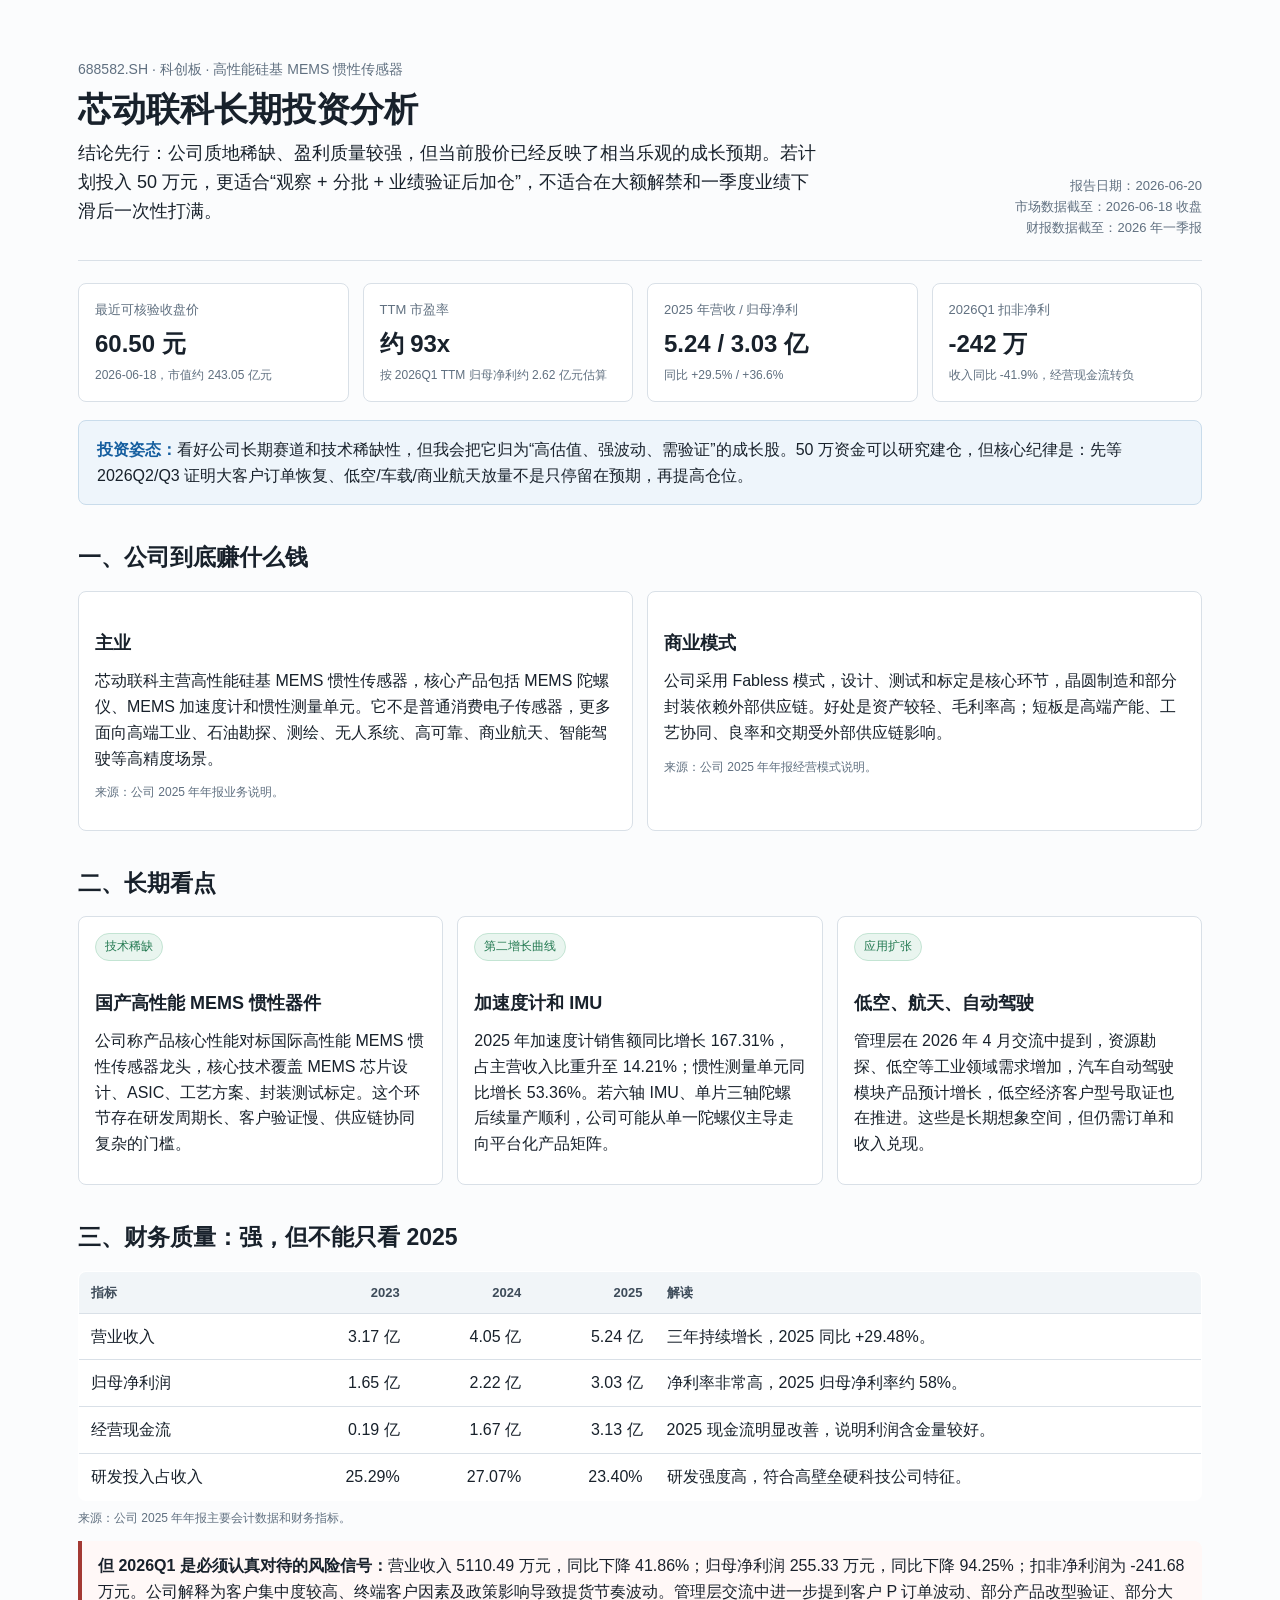
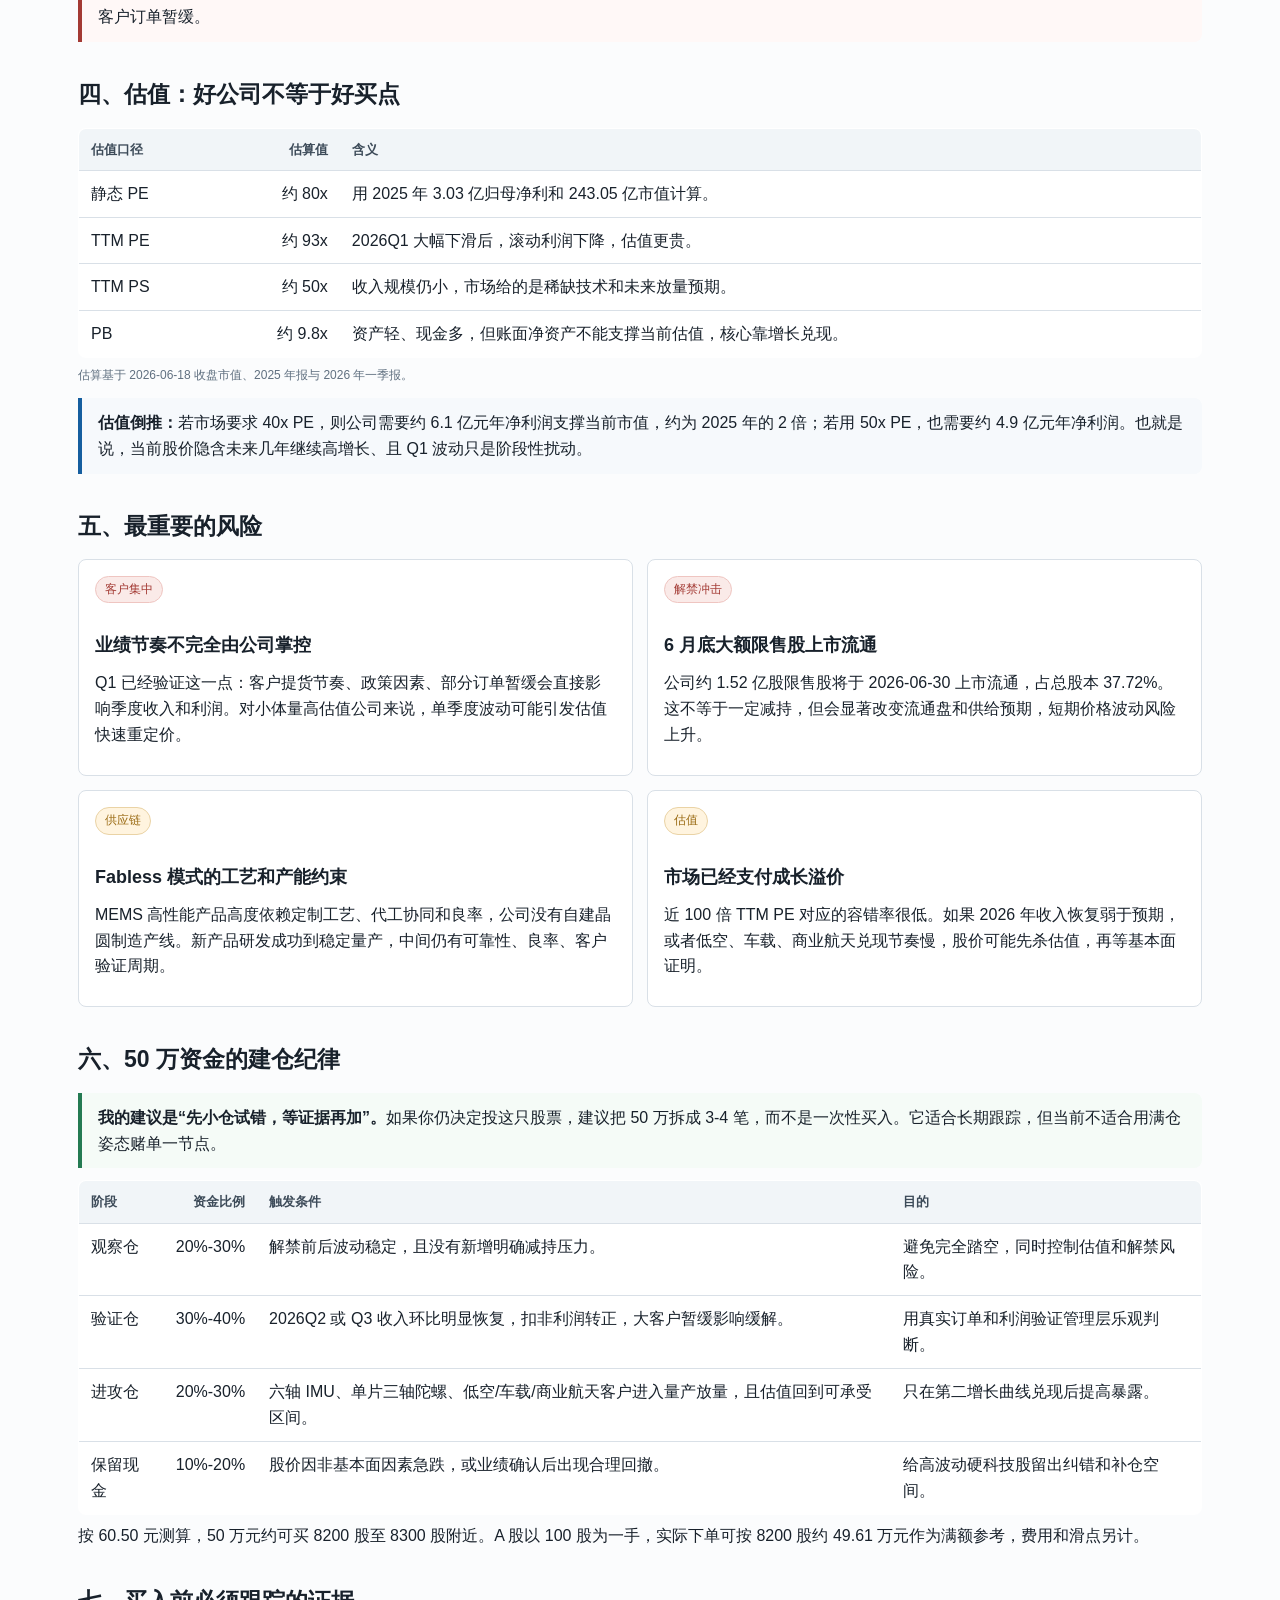
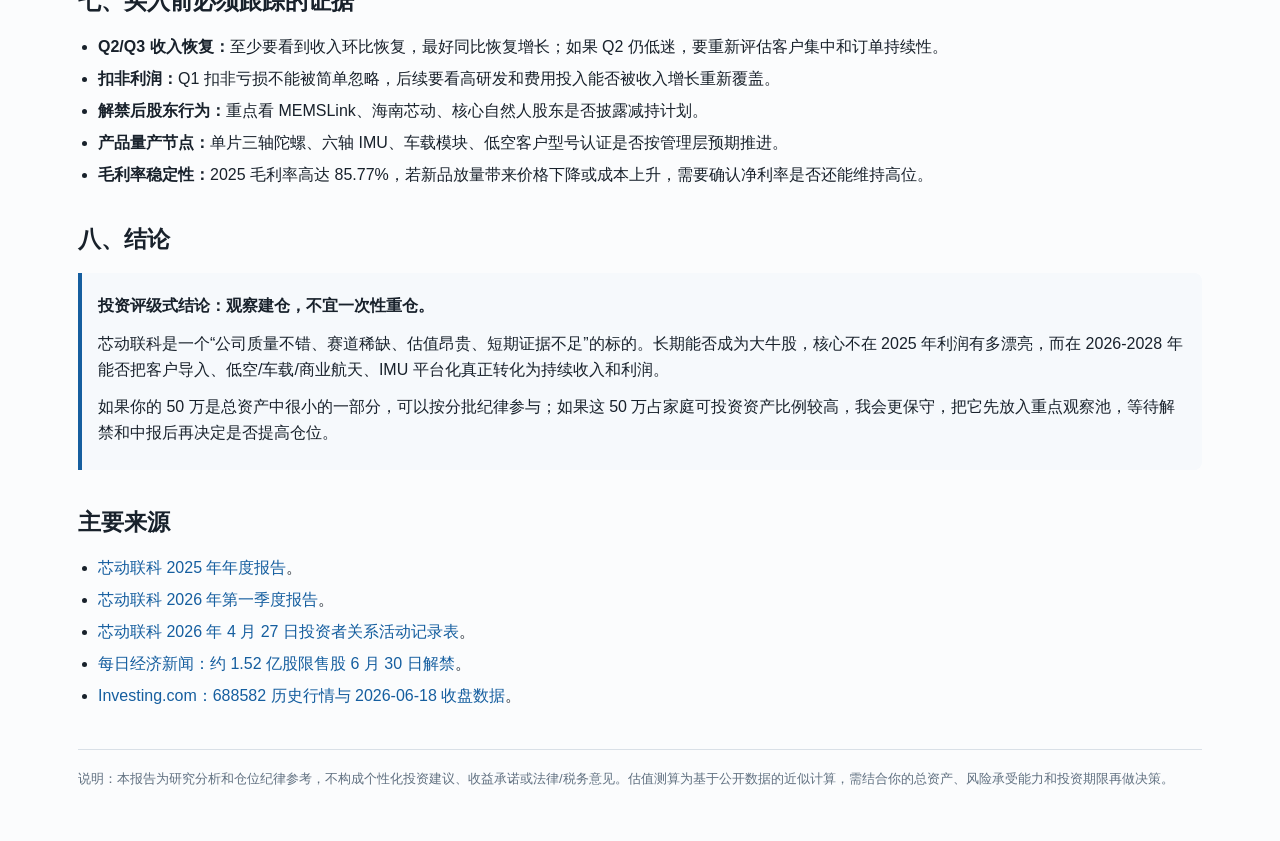
<file: 芯动联科_长期投资分析_2026-06-20.html>
<!doctype html>
<html lang="zh-CN">
<head>
  <meta charset="utf-8" />
  <meta name="viewport" content="width=device-width, initial-scale=1" />
  <title>芯动联科长期投资分析 | 2026-06-20</title>
  <style>
    :root {
      --ink: #18212b;
      --muted: #607080;
      --line: #d9e0e7;
      --soft: #f5f7f9;
      --blue: #155e9f;
      --green: #247a52;
      --red: #a33a34;
      --amber: #9a6b13;
      --panel: #ffffff;
    }
    * { box-sizing: border-box; }
    body {
      margin: 0;
      font-family: "Microsoft YaHei", "PingFang SC", Arial, sans-serif;
      color: var(--ink);
      background: #fbfcfd;
      line-height: 1.62;
    }
    a { color: var(--blue); text-decoration: none; }
    a:hover { text-decoration: underline; }
    .wrap { max-width: 1180px; margin: 0 auto; padding: 28px 28px 52px; }
    header {
      padding: 30px 0 22px;
      border-bottom: 1px solid var(--line);
      display: grid;
      grid-template-columns: 1.35fr .65fr;
      gap: 28px;
      align-items: end;
    }
    h1 { margin: 0 0 10px; font-size: 34px; line-height: 1.18; letter-spacing: 0; }
    h2 { margin: 34px 0 14px; font-size: 23px; }
    h3 { margin: 22px 0 10px; font-size: 18px; }
    p { margin: 8px 0 12px; }
    .eyebrow { color: var(--muted); font-size: 14px; margin-bottom: 8px; }
    .lead { font-size: 18px; max-width: 760px; }
    .stamp { color: var(--muted); font-size: 13px; text-align: right; }
    .callout {
      background: #eef5fb;
      border: 1px solid #c9dceb;
      border-radius: 8px;
      padding: 16px 18px;
      margin: 18px 0 0;
    }
    .callout strong { color: var(--blue); }
    .grid { display: grid; gap: 14px; }
    .metrics { grid-template-columns: repeat(4, minmax(0, 1fr)); margin: 22px 0 6px; }
    .card {
      background: var(--panel);
      border: 1px solid var(--line);
      border-radius: 8px;
      padding: 15px 16px;
    }
    .metric-label { color: var(--muted); font-size: 13px; }
    .metric-value { font-size: 24px; font-weight: 700; margin: 5px 0 2px; }
    .metric-note { color: var(--muted); font-size: 12px; }
    .two { grid-template-columns: 1fr 1fr; }
    .three { grid-template-columns: repeat(3, minmax(0, 1fr)); }
    .tag {
      display: inline-block;
      border-radius: 999px;
      padding: 3px 9px;
      margin: 0 5px 6px 0;
      font-size: 12px;
      background: var(--soft);
      color: var(--muted);
      border: 1px solid var(--line);
    }
    .tag.good { background: #e9f5ef; color: var(--green); border-color: #c3e4d3; }
    .tag.warn { background: #fff4df; color: var(--amber); border-color: #ead3a5; }
    .tag.bad { background: #faeae8; color: var(--red); border-color: #efc5c1; }
    table {
      width: 100%;
      border-collapse: collapse;
      background: #fff;
      border: 1px solid var(--line);
      border-radius: 8px;
      overflow: hidden;
      display: table;
      margin: 12px 0 4px;
    }
    th, td { padding: 10px 12px; border-bottom: 1px solid var(--line); vertical-align: top; }
    th { text-align: left; background: #f1f5f8; font-size: 13px; color: #3d4b59; }
    tr:last-child td { border-bottom: 0; }
    .num { text-align: right; white-space: nowrap; }
    .source { color: var(--muted); font-size: 12px; }
    .section { margin-top: 28px; }
    .verdict {
      border-left: 4px solid var(--blue);
      padding: 12px 16px;
      background: #f6f9fc;
      border-radius: 0 8px 8px 0;
    }
    .risk { border-left-color: var(--red); background: #fff8f7; }
    .ok { border-left-color: var(--green); background: #f5fbf7; }
    ul { padding-left: 20px; margin: 9px 0 12px; }
    li { margin: 6px 0; }
    .footer {
      margin-top: 40px;
      padding-top: 18px;
      border-top: 1px solid var(--line);
      color: var(--muted);
      font-size: 13px;
    }
    @media (max-width: 860px) {
      .wrap { padding: 20px 16px 36px; }
      header, .two, .three, .metrics { grid-template-columns: 1fr; }
      .stamp { text-align: left; }
      h1 { font-size: 28px; }
      .metric-value { font-size: 22px; }
      table { font-size: 13px; }
      th, td { padding: 8px; }
    }
  </style>
</head>
<body>
  <main class="wrap">
    <header>
      <div>
        <div class="eyebrow">688582.SH · 科创板 · 高性能硅基 MEMS 惯性传感器</div>
        <h1>芯动联科长期投资分析</h1>
        <p class="lead">结论先行：公司质地稀缺、盈利质量较强，但当前股价已经反映了相当乐观的成长预期。若计划投入 50 万元，更适合“观察 + 分批 + 业绩验证后加仓”，不适合在大额解禁和一季度业绩下滑后一次性打满。</p>
      </div>
      <div class="stamp">
        报告日期：2026-06-20<br />
        市场数据截至：2026-06-18 收盘<br />
        财报数据截至：2026 年一季报
      </div>
    </header>

    <section class="grid metrics">
      <div class="card">
        <div class="metric-label">最近可核验收盘价</div>
        <div class="metric-value">60.50 元</div>
        <div class="metric-note">2026-06-18，市值约 243.05 亿元</div>
      </div>
      <div class="card">
        <div class="metric-label">TTM 市盈率</div>
        <div class="metric-value">约 93x</div>
        <div class="metric-note">按 2026Q1 TTM 归母净利约 2.62 亿元估算</div>
      </div>
      <div class="card">
        <div class="metric-label">2025 年营收 / 归母净利</div>
        <div class="metric-value">5.24 / 3.03 亿</div>
        <div class="metric-note">同比 +29.5% / +36.6%</div>
      </div>
      <div class="card">
        <div class="metric-label">2026Q1 扣非净利</div>
        <div class="metric-value">-242 万</div>
        <div class="metric-note">收入同比 -41.9%，经营现金流转负</div>
      </div>
    </section>

    <div class="callout">
      <strong>投资姿态：</strong>看好公司长期赛道和技术稀缺性，但我会把它归为“高估值、强波动、需验证”的成长股。50 万资金可以研究建仓，但核心纪律是：先等 2026Q2/Q3 证明大客户订单恢复、低空/车载/商业航天放量不是只停留在预期，再提高仓位。
    </div>

    <section class="section">
      <h2>一、公司到底赚什么钱</h2>
      <div class="grid two">
        <div class="card">
          <h3>主业</h3>
          <p>芯动联科主营高性能硅基 MEMS 惯性传感器，核心产品包括 MEMS 陀螺仪、MEMS 加速度计和惯性测量单元。它不是普通消费电子传感器，更多面向高端工业、石油勘探、测绘、无人系统、高可靠、商业航天、智能驾驶等高精度场景。</p>
          <p class="source">来源：公司 2025 年年报业务说明。</p>
        </div>
        <div class="card">
          <h3>商业模式</h3>
          <p>公司采用 Fabless 模式，设计、测试和标定是核心环节，晶圆制造和部分封装依赖外部供应链。好处是资产较轻、毛利率高；短板是高端产能、工艺协同、良率和交期受外部供应链影响。</p>
          <p class="source">来源：公司 2025 年年报经营模式说明。</p>
        </div>
      </div>
    </section>

    <section class="section">
      <h2>二、长期看点</h2>
      <div class="grid three">
        <div class="card">
          <span class="tag good">技术稀缺</span>
          <h3>国产高性能 MEMS 惯性器件</h3>
          <p>公司称产品核心性能对标国际高性能 MEMS 惯性传感器龙头，核心技术覆盖 MEMS 芯片设计、ASIC、工艺方案、封装测试标定。这个环节存在研发周期长、客户验证慢、供应链协同复杂的门槛。</p>
        </div>
        <div class="card">
          <span class="tag good">第二增长曲线</span>
          <h3>加速度计和 IMU</h3>
          <p>2025 年加速度计销售额同比增长 167.31%，占主营收入比重升至 14.21%；惯性测量单元同比增长 53.36%。若六轴 IMU、单片三轴陀螺后续量产顺利，公司可能从单一陀螺仪主导走向平台化产品矩阵。</p>
        </div>
        <div class="card">
          <span class="tag good">应用扩张</span>
          <h3>低空、航天、自动驾驶</h3>
          <p>管理层在 2026 年 4 月交流中提到，资源勘探、低空等工业领域需求增加，汽车自动驾驶模块产品预计增长，低空经济客户型号取证也在推进。这些是长期想象空间，但仍需订单和收入兑现。</p>
        </div>
      </div>
    </section>

    <section class="section">
      <h2>三、财务质量：强，但不能只看 2025</h2>
      <table>
        <thead>
          <tr>
            <th>指标</th>
            <th class="num">2023</th>
            <th class="num">2024</th>
            <th class="num">2025</th>
            <th>解读</th>
          </tr>
        </thead>
        <tbody>
          <tr>
            <td>营业收入</td>
            <td class="num">3.17 亿</td>
            <td class="num">4.05 亿</td>
            <td class="num">5.24 亿</td>
            <td>三年持续增长，2025 同比 +29.48%。</td>
          </tr>
          <tr>
            <td>归母净利润</td>
            <td class="num">1.65 亿</td>
            <td class="num">2.22 亿</td>
            <td class="num">3.03 亿</td>
            <td>净利率非常高，2025 归母净利率约 58%。</td>
          </tr>
          <tr>
            <td>经营现金流</td>
            <td class="num">0.19 亿</td>
            <td class="num">1.67 亿</td>
            <td class="num">3.13 亿</td>
            <td>2025 现金流明显改善，说明利润含金量较好。</td>
          </tr>
          <tr>
            <td>研发投入占收入</td>
            <td class="num">25.29%</td>
            <td class="num">27.07%</td>
            <td class="num">23.40%</td>
            <td>研发强度高，符合高壁垒硬科技公司特征。</td>
          </tr>
        </tbody>
      </table>
      <p class="source">来源：公司 2025 年年报主要会计数据和财务指标。</p>

      <div class="verdict risk">
        <strong>但 2026Q1 是必须认真对待的风险信号：</strong>营业收入 5110.49 万元，同比下降 41.86%；归母净利润 255.33 万元，同比下降 94.25%；扣非净利润为 -241.68 万元。公司解释为客户集中度较高、终端客户因素及政策影响导致提货节奏波动。管理层交流中进一步提到客户 P 订单波动、部分产品改型验证、部分大客户订单暂缓。
      </div>
    </section>

    <section class="section">
      <h2>四、估值：好公司不等于好买点</h2>
      <table>
        <thead>
          <tr>
            <th>估值口径</th>
            <th class="num">估算值</th>
            <th>含义</th>
          </tr>
        </thead>
        <tbody>
          <tr>
            <td>静态 PE</td>
            <td class="num">约 80x</td>
            <td>用 2025 年 3.03 亿归母净利和 243.05 亿市值计算。</td>
          </tr>
          <tr>
            <td>TTM PE</td>
            <td class="num">约 93x</td>
            <td>2026Q1 大幅下滑后，滚动利润下降，估值更贵。</td>
          </tr>
          <tr>
            <td>TTM PS</td>
            <td class="num">约 50x</td>
            <td>收入规模仍小，市场给的是稀缺技术和未来放量预期。</td>
          </tr>
          <tr>
            <td>PB</td>
            <td class="num">约 9.8x</td>
            <td>资产轻、现金多，但账面净资产不能支撑当前估值，核心靠增长兑现。</td>
          </tr>
        </tbody>
      </table>
      <p class="source">估算基于 2026-06-18 收盘市值、2025 年报与 2026 年一季报。</p>
      <div class="verdict">
        <strong>估值倒推：</strong>若市场要求 40x PE，则公司需要约 6.1 亿元年净利润支撑当前市值，约为 2025 年的 2 倍；若用 50x PE，也需要约 4.9 亿元年净利润。也就是说，当前股价隐含未来几年继续高增长、且 Q1 波动只是阶段性扰动。
      </div>
    </section>

    <section class="section">
      <h2>五、最重要的风险</h2>
      <div class="grid two">
        <div class="card">
          <span class="tag bad">客户集中</span>
          <h3>业绩节奏不完全由公司掌控</h3>
          <p>Q1 已经验证这一点：客户提货节奏、政策因素、部分订单暂缓会直接影响季度收入和利润。对小体量高估值公司来说，单季度波动可能引发估值快速重定价。</p>
        </div>
        <div class="card">
          <span class="tag bad">解禁冲击</span>
          <h3>6 月底大额限售股上市流通</h3>
          <p>公司约 1.52 亿股限售股将于 2026-06-30 上市流通，占总股本 37.72%。这不等于一定减持，但会显著改变流通盘和供给预期，短期价格波动风险上升。</p>
        </div>
        <div class="card">
          <span class="tag warn">供应链</span>
          <h3>Fabless 模式的工艺和产能约束</h3>
          <p>MEMS 高性能产品高度依赖定制工艺、代工协同和良率，公司没有自建晶圆制造产线。新产品研发成功到稳定量产，中间仍有可靠性、良率、客户验证周期。</p>
        </div>
        <div class="card">
          <span class="tag warn">估值</span>
          <h3>市场已经支付成长溢价</h3>
          <p>近 100 倍 TTM PE 对应的容错率很低。如果 2026 年收入恢复弱于预期，或者低空、车载、商业航天兑现节奏慢，股价可能先杀估值，再等基本面证明。</p>
        </div>
      </div>
    </section>

    <section class="section">
      <h2>六、50 万资金的建仓纪律</h2>
      <div class="verdict ok">
        <strong>我的建议是“先小仓试错，等证据再加”。</strong>如果你仍决定投这只股票，建议把 50 万拆成 3-4 笔，而不是一次性买入。它适合长期跟踪，但当前不适合用满仓姿态赌单一节点。
      </div>
      <table>
        <thead>
          <tr>
            <th>阶段</th>
            <th class="num">资金比例</th>
            <th>触发条件</th>
            <th>目的</th>
          </tr>
        </thead>
        <tbody>
          <tr>
            <td>观察仓</td>
            <td class="num">20%-30%</td>
            <td>解禁前后波动稳定，且没有新增明确减持压力。</td>
            <td>避免完全踏空，同时控制估值和解禁风险。</td>
          </tr>
          <tr>
            <td>验证仓</td>
            <td class="num">30%-40%</td>
            <td>2026Q2 或 Q3 收入环比明显恢复，扣非利润转正，大客户暂缓影响缓解。</td>
            <td>用真实订单和利润验证管理层乐观判断。</td>
          </tr>
          <tr>
            <td>进攻仓</td>
            <td class="num">20%-30%</td>
            <td>六轴 IMU、单片三轴陀螺、低空/车载/商业航天客户进入量产放量，且估值回到可承受区间。</td>
            <td>只在第二增长曲线兑现后提高暴露。</td>
          </tr>
          <tr>
            <td>保留现金</td>
            <td class="num">10%-20%</td>
            <td>股价因非基本面因素急跌，或业绩确认后出现合理回撤。</td>
            <td>给高波动硬科技股留出纠错和补仓空间。</td>
          </tr>
        </tbody>
      </table>
      <p>按 60.50 元测算，50 万元约可买 8200 股至 8300 股附近。A 股以 100 股为一手，实际下单可按 8200 股约 49.61 万元作为满额参考，费用和滑点另计。</p>
    </section>

    <section class="section">
      <h2>七、买入前必须跟踪的证据</h2>
      <ul>
        <li><strong>Q2/Q3 收入恢复：</strong>至少要看到收入环比恢复，最好同比恢复增长；如果 Q2 仍低迷，要重新评估客户集中和订单持续性。</li>
        <li><strong>扣非利润：</strong>Q1 扣非亏损不能被简单忽略，后续要看高研发和费用投入能否被收入增长重新覆盖。</li>
        <li><strong>解禁后股东行为：</strong>重点看 MEMSLink、海南芯动、核心自然人股东是否披露减持计划。</li>
        <li><strong>产品量产节点：</strong>单片三轴陀螺、六轴 IMU、车载模块、低空客户型号认证是否按管理层预期推进。</li>
        <li><strong>毛利率稳定性：</strong>2025 毛利率高达 85.77%，若新品放量带来价格下降或成本上升，需要确认净利率是否还能维持高位。</li>
      </ul>
    </section>

    <section class="section">
      <h2>八、结论</h2>
      <div class="verdict">
        <p><strong>投资评级式结论：观察建仓，不宜一次性重仓。</strong></p>
        <p>芯动联科是一个“公司质量不错、赛道稀缺、估值昂贵、短期证据不足”的标的。长期能否成为大牛股，核心不在 2025 年利润有多漂亮，而在 2026-2028 年能否把客户导入、低空/车载/商业航天、IMU 平台化真正转化为持续收入和利润。</p>
        <p>如果你的 50 万是总资产中很小的一部分，可以按分批纪律参与；如果这 50 万占家庭可投资资产比例较高，我会更保守，把它先放入重点观察池，等待解禁和中报后再决定是否提高仓位。</p>
      </div>
    </section>

    <section class="section">
      <h2>主要来源</h2>
      <ul>
        <li><a href="https://pdf.dfcfw.com/pdf/H2_AN202603231820704929_1.pdf">芯动联科 2025 年年度报告</a>。</li>
        <li><a href="https://stockmc.xueqiu.com/202604/688582_20260424_QE7Z.pdf">芯动联科 2026 年第一季度报告</a>。</li>
        <li><a href="https://dataclouds.cninfo.com.cn/shgonggao/investor/2026/20260430/da8eba250def4be69fe2a4927eef2193.PDF">芯动联科 2026 年 4 月 27 日投资者关系活动记录表</a>。</li>
        <li><a href="https://www.nbd.com.cn/articles/2026-06-18/4431003.html">每日经济新闻：约 1.52 亿股限售股 6 月 30 日解禁</a>。</li>
        <li><a href="https://cn.investing.com/equities/anhui-xdlk-microsystem-historical-data">Investing.com：688582 历史行情与 2026-06-18 收盘数据</a>。</li>
      </ul>
    </section>

    <div class="footer">
      说明：本报告为研究分析和仓位纪律参考，不构成个性化投资建议、收益承诺或法律/税务意见。估值测算为基于公开数据的近似计算，需结合你的总资产、风险承受能力和投资期限再做决策。
    </div>
  </main>
</body>
</html>
</file>
